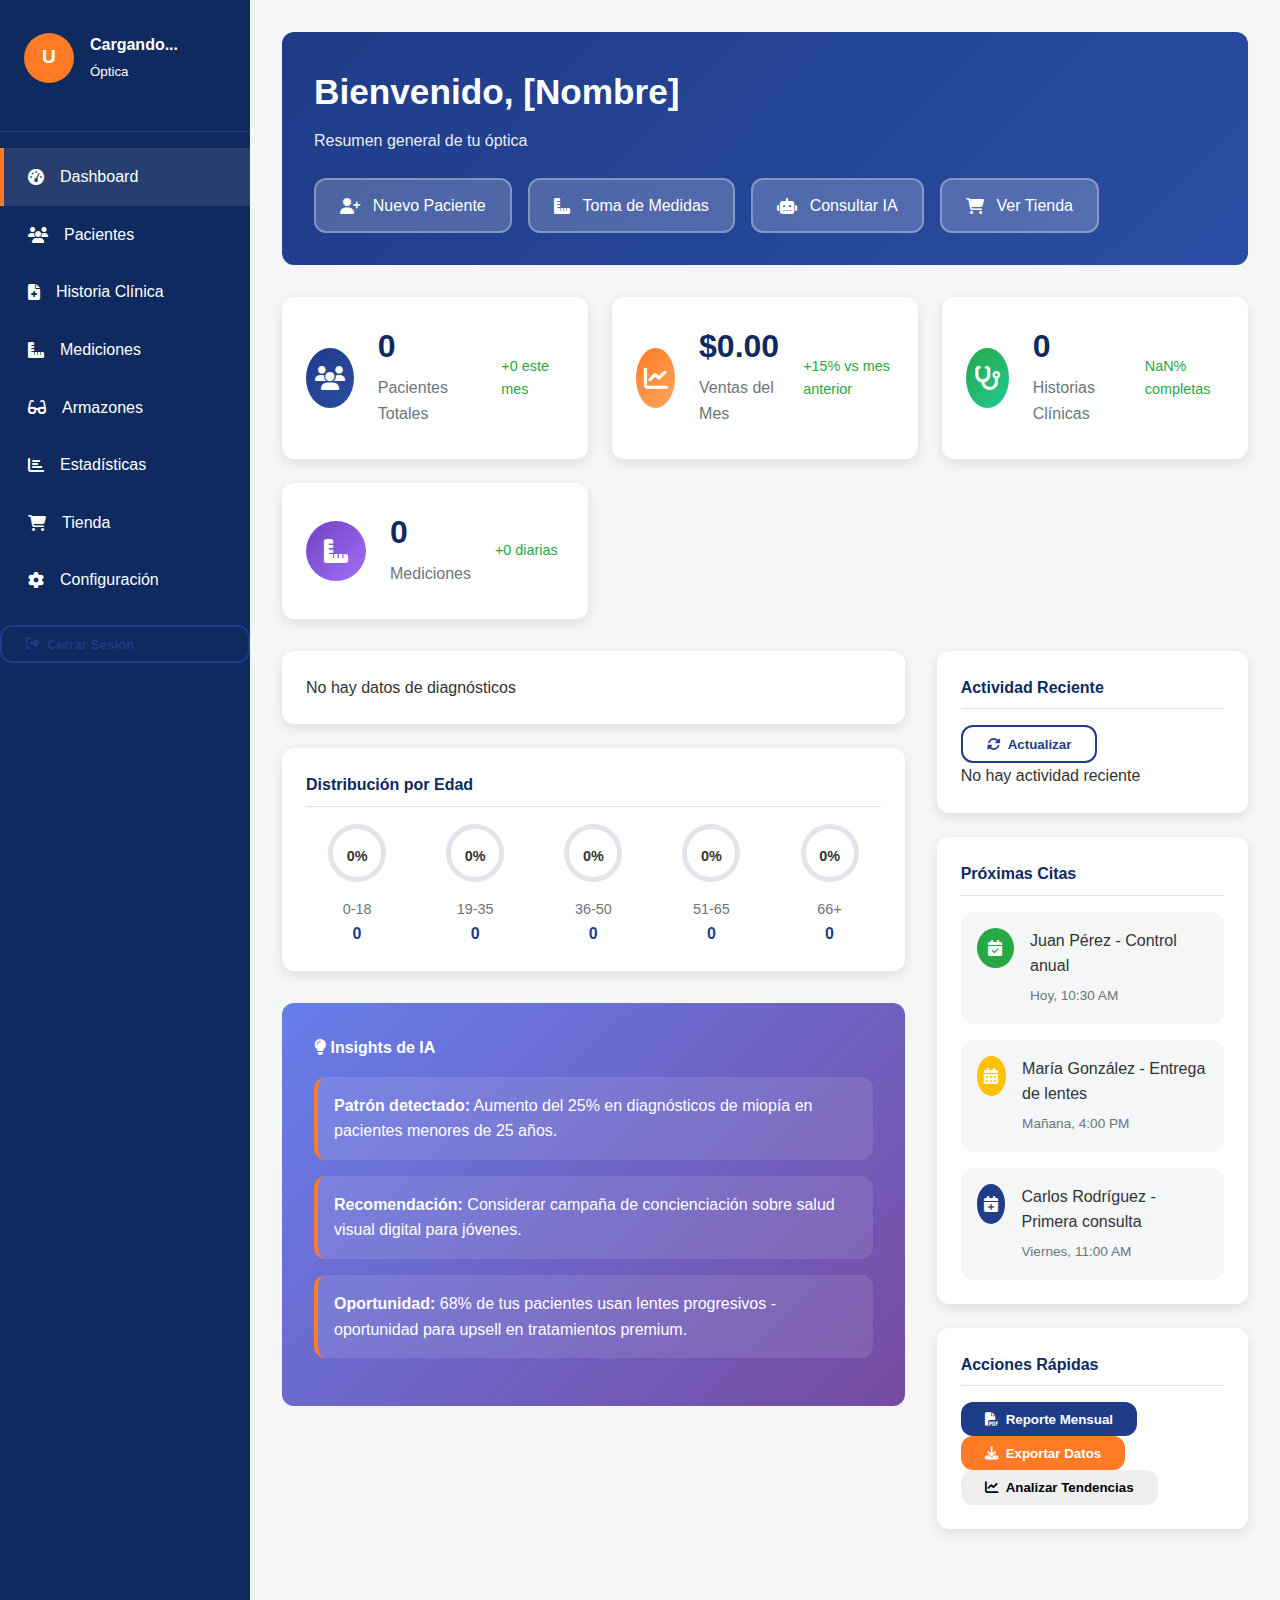
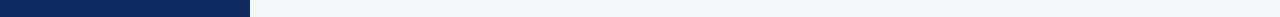
<file: pages/dashboard.html>
<!DOCTYPE html>
<html lang="es">
<head>
    <meta charset="UTF-8">
    <meta name="viewport" content="width=device-width, initial-scale=1.0">
    <title>VisualOS IA - Dashboard</title>
    <link rel="stylesheet" href="../styles/main.css">
    <link rel="stylesheet" href="https://cdnjs.cloudflare.com/ajax/libs/font-awesome/6.4.0/css/all.min.css">
    <style>
        .welcome-banner {
            background: linear-gradient(135deg, var(--primary-blue), var(--secondary-blue));
            color: white;
            padding: 2rem;
            border-radius: var(--border-radius);
            margin-bottom: 2rem;
        }
        
        .welcome-content h1 {
            margin-bottom: 0.5rem;
            font-size: 2.2rem;
        }
        
        .welcome-subtitle {
            opacity: 0.9;
            margin-bottom: 1.5rem;
        }
        
        .quick-actions {
            display: flex;
            gap: 1rem;
            flex-wrap: wrap;
        }
        
        .quick-action-btn {
            background: rgba(255, 255, 255, 0.2);
            border: 2px solid rgba(255, 255, 255, 0.3);
            color: white;
            padding: 0.8rem 1.5rem;
            border-radius: var(--border-radius);
            display: flex;
            align-items: center;
            gap: 0.8rem;
            cursor: pointer;
            transition: var(--transition);
        }
        
        .quick-action-btn:hover {
            background: rgba(255, 255, 255, 0.3);
            transform: translateY(-2px);
        }
        
        .stats-grid {
            display: grid;
            grid-template-columns: repeat(auto-fit, minmax(250px, 1fr));
            gap: 1.5rem;
            margin-bottom: 2rem;
        }
        
        .stat-card {
            background: var(--white);
            padding: 1.5rem;
            border-radius: var(--border-radius);
            box-shadow: var(--box-shadow);
            display: flex;
            align-items: center;
            gap: 1.5rem;
        }
        
        .stat-icon {
            width: 60px;
            height: 60px;
            border-radius: 50%;
            display: flex;
            align-items: center;
            justify-content: center;
        }
        
        .stat-icon i {
            font-size: 1.5rem;
            color: white;
        }
        
        .stat-info h3 {
            font-size: 2rem;
            color: var(--dark-blue);
            margin-bottom: 0.2rem;
        }
        
        .stat-info p {
            color: var(--dark-gray);
            margin-bottom: 0.5rem;
        }
        
        .stat-trend {
            font-size: 0.9rem;
        }
        
        .trend-up {
            color: var(--success);
        }
        
        .trend-down {
            color: var(--danger);
        }
        
        .dashboard-grid {
            display: grid;
            grid-template-columns: 2fr 1fr;
            gap: 2rem;
            margin-bottom: 2rem;
        }
        
        @media (max-width: 1024px) {
            .dashboard-grid {
                grid-template-columns: 1fr;
            }
        }
        
        .chart-container {
            background: var(--white);
            border-radius: var(--border-radius);
            padding: 1.5rem;
            box-shadow: var(--box-shadow);
            margin-bottom: 1.5rem;
        }
        
        .chart-container h4 {
            color: var(--dark-blue);
            margin-bottom: 1rem;
            padding-bottom: 0.5rem;
            border-bottom: 1px solid var(--medium-gray);
        }
        
        .chart-bars {
            display: flex;
            flex-direction: column;
            gap: 1rem;
        }
        
        .chart-bar {
            display: flex;
            align-items: center;
            gap: 1rem;
        }
        
        .bar-label {
            width: 150px;
            font-weight: 500;
        }
        
        .bar-container {
            flex: 1;
            height: 20px;
            background: var(--light-gray);
            border-radius: 10px;
            overflow: hidden;
        }
        
        .bar-fill {
            height: 100%;
            background: linear-gradient(90deg, var(--primary-blue), var(--secondary-blue));
            border-radius: 10px;
            transition: width 1s ease;
        }
        
        .bar-value {
            width: 40px;
            text-align: right;
            font-weight: bold;
            color: var(--primary-blue);
        }
        
        .chart-circles {
            display: flex;
            justify-content: space-around;
            flex-wrap: wrap;
            gap: 1rem;
        }
        
        .circle-item {
            display: flex;
            flex-direction: column;
            align-items: center;
        }
        
        .circle-chart {
            position: relative;
            margin-bottom: 0.5rem;
        }
        
        .circle-value {
            position: absolute;
            top: 50%;
            left: 50%;
            transform: translate(-50%, -50%);
            font-weight: bold;
            font-size: 0.9rem;
        }
        
        .circle-label {
            font-size: 0.9rem;
            color: var(--dark-gray);
        }
        
        .circle-count {
            font-weight: bold;
            color: var(--primary-blue);
        }
        
        .activity-list {
            display: flex;
            flex-direction: column;
            gap: 1rem;
        }
        
        .activity-item {
            display: flex;
            align-items: flex-start;
            gap: 1rem;
            padding: 1rem;
            background: var(--light-gray);
            border-radius: var(--border-radius);
            transition: var(--transition);
        }
        
        .activity-item:hover {
            background: var(--medium-gray);
        }
        
        .activity-icon {
            width: 40px;
            height: 40px;
            border-radius: 50%;
            display: flex;
            align-items: center;
            justify-content: center;
            color: white;
        }
        
        .activity-content p {
            margin-bottom: 0.2rem;
            font-weight: 500;
        }
        
        .activity-content small {
            color: var(--dark-gray);
            font-size: 0.85rem;
        }
        
        .ai-insights {
            background: linear-gradient(135deg, #667eea 0%, #764ba2 100%);
            color: white;
            border-radius: var(--border-radius);
            padding: 2rem;
            margin-top: 2rem;
        }
        
        .ai-insights h4 {
            color: white;
            margin-bottom: 1rem;
        }
        
        .insight-item {
            background: rgba(255, 255, 255, 0.1);
            padding: 1rem;
            border-radius: var(--border-radius);
            margin-bottom: 1rem;
            border-left: 4px solid var(--accent-orange);
        }
    </style>
</head>
<body>
    <div class="dashboard-container">
        <!-- Sidebar -->
        <aside class="sidebar">
            <div class="sidebar-header">
                <div class="user-info">
                    <div class="avatar" id="userAvatar">U</div>
                    <div>
                        <h4 id="userName">Cargando...</h4>
                        <small id="opticName">Óptica</small>
                    </div>
                </div>
            </div>
            <nav class="sidebar-nav">
                <a href="dashboard.html" class="nav-item active">
                    <i class="fas fa-tachometer-alt"></i> Dashboard
                </a>
                <a href="pacientes.html" class="nav-item">
                    <i class="fas fa-users"></i> Pacientes
                </a>
                <a href="historia-clinica.html" class="nav-item">
                    <i class="fas fa-file-medical"></i> Historia Clínica
                </a>
                <a href="mediciones.html" class="nav-item">
                    <i class="fas fa-ruler-combined"></i> Mediciones
                </a>
                <a href="armazones.html" class="nav-item">
                    <i class="fas fa-glasses"></i> Armazones
                </a>
                <a href="estadisticas.html" class="nav-item">
                    <i class="fas fa-chart-bar"></i> Estadísticas
                </a>
                <a href="tienda.html" class="nav-item">
                    <i class="fas fa-shopping-cart"></i> Tienda
                </a>
                <a href="configuracion.html" class="nav-item">
                    <i class="fas fa-cog"></i> Configuración
                </a>
            </nav>
            
            <div class="sidebar-footer">
                <button class="btn btn-outline" onclick="app.logout()" style="width: 100%;">
                    <i class="fas fa-sign-out-alt"></i> Cerrar Sesión
                </button>
            </div>
        </aside>

        <!-- Contenido Principal -->
        <main class="main-content">
            <!-- Banner de Bienvenida -->
            <div class="welcome-banner">
                <div class="welcome-content">
                    <h1 id="welcomeMessage">Bienvenido, [Nombre]</h1>
                    <p class="welcome-subtitle" id="welcomeSubtitle">Resumen general de tu óptica</p>
                    
                    <div class="quick-actions">
                        <div class="quick-action-btn" onclick="window.location.href='pacientes.html'">
                            <i class="fas fa-user-plus"></i>
                            <span>Nuevo Paciente</span>
                        </div>
                        <div class="quick-action-btn" onclick="window.location.href='mediciones.html'">
                            <i class="fas fa-ruler-combined"></i>
                            <span>Toma de Medidas</span>
                        </div>
                        <div class="quick-action-btn" onclick="consultarIA()">
                            <i class="fas fa-robot"></i>
                            <span>Consultar IA</span>
                        </div>
                        <div class="quick-action-btn" onclick="window.location.href='tienda.html'">
                            <i class="fas fa-shopping-cart"></i>
                            <span>Ver Tienda</span>
                        </div>
                    </div>
                </div>
            </div>

            <!-- Estadísticas -->
            <div class="stats-grid" id="statsGrid">
                <!-- Se llena dinámicamente con JavaScript -->
            </div>

            <!-- Gráficos y Actividad -->
            <div class="dashboard-grid">
                <!-- Columna Izquierda: Gráficos -->
                <div class="dashboard-left">
                    <div class="chart-container" id="chartDiagnosticos">
                        <!-- Gráfico de diagnósticos -->
                    </div>
                    
                    <div class="chart-container" id="chartEdades">
                        <!-- Gráfico de edades -->
                    </div>
                    
                    <div class="ai-insights">
                        <h4><i class="fas fa-lightbulb"></i> Insights de IA</h4>
                        <div class="insight-item">
                            <p><strong>Patrón detectado:</strong> Aumento del 25% en diagnósticos de miopía en pacientes menores de 25 años.</p>
                        </div>
                        <div class="insight-item">
                            <p><strong>Recomendación:</strong> Considerar campaña de concienciación sobre salud visual digital para jóvenes.</p>
                        </div>
                        <div class="insight-item">
                            <p><strong>Oportunidad:</strong> 68% de tus pacientes usan lentes progresivos - oportunidad para upsell en tratamientos premium.</p>
                        </div>
                    </div>
                </div>

                <!-- Columna Derecha: Actividad -->
                <div class="dashboard-right">
                    <div class="chart-container">
                        <div class="chart-header">
                            <h4>Actividad Reciente</h4>
                            <button class="btn btn-sm btn-outline" id="actualizarDashboard">
                                <i class="fas fa-sync-alt"></i> Actualizar
                            </button>
                        </div>
                        <div id="actividadReciente">
                            <!-- Actividad reciente -->
                        </div>
                    </div>
                    
                    <div class="chart-container">
                        <h4>Próximas Citas</h4>
                        <div class="activity-list" id="proximasCitas">
                            <div class="activity-item">
                                <div class="activity-icon" style="background-color: var(--success);">
                                    <i class="fas fa-calendar-check"></i>
                                </div>
                                <div class="activity-content">
                                    <p>Juan Pérez - Control anual</p>
                                    <small>Hoy, 10:30 AM</small>
                                </div>
                            </div>
                            <div class="activity-item">
                                <div class="activity-icon" style="background-color: var(--warning);">
                                    <i class="fas fa-calendar-alt"></i>
                                </div>
                                <div class="activity-content">
                                    <p>María González - Entrega de lentes</p>
                                    <small>Mañana, 4:00 PM</small>
                                </div>
                            </div>
                            <div class="activity-item">
                                <div class="activity-icon" style="background-color: var(--primary-blue);">
                                    <i class="fas fa-calendar-plus"></i>
                                </div>
                                <div class="activity-content">
                                    <p>Carlos Rodríguez - Primera consulta</p>
                                    <small>Viernes, 11:00 AM</small>
                                </div>
                            </div>
                        </div>
                    </div>
                    
                    <div class="chart-container">
                        <h4>Acciones Rápidas</h4>
                        <div class="quick-actions-vertical">
                            <button class="btn btn-primary" onclick="generarReporteMensual()">
                                <i class="fas fa-file-pdf"></i> Reporte Mensual
                            </button>
                            <button class="btn btn-secondary" onclick="exportarDatos()">
                                <i class="fas fa-download"></i> Exportar Datos
                            </button>
                            <button class="btn btn-ai" onclick="analizarTendencias()">
                                <i class="fas fa-chart-line"></i> Analizar Tendencias
                            </button>
                        </div>
                    </div>
                </div>
            </div>
        </main>
    </div>

    <script src="../scripts/app.js"></script>
    <script src="../scripts/dashboard.js"></script>
    <script>
        // Actualizar información del usuario
        document.addEventListener('DOMContentLoaded', function() {
            const user = app.currentUser;
            const optica = app.currentOptica;
            
            if (user && optica) {
                document.getElementById('userName').textContent = user.nombre;
                document.getElementById('opticName').textContent = optica.nombre;
                document.getElementById('userAvatar').textContent = user.nombre.charAt(0).toUpperCase();
                
                document.getElementById('welcomeMessage').textContent = `Bienvenido, ${user.nombre}`;
                document.getElementById('welcomeSubtitle').textContent = 
                    `Resumen general de ${optica.nombre}`;
            } else {
                // Si no hay sesión, redirigir al login
                window.location.href = 'login.html';
            }
        });
        
        function generarReporteMensual() {
            alert('Generando reporte mensual en PDF...');
            // Implementar generación de PDF
        }
        
        function exportarDatos() {
            alert('Exportando datos...');
            // Implementar exportación
        }
        
        function analizarTendencias() {
            consultarIA();
        }
        
        async function consultarIA() {
            const analysis = await aiAssistant.analyzeSymptoms('', {});
            alert(`Análisis IA:\n\n${analysis.recommendations.join('\n')}`);
        }
    </script>
</body>
</html>
</file>
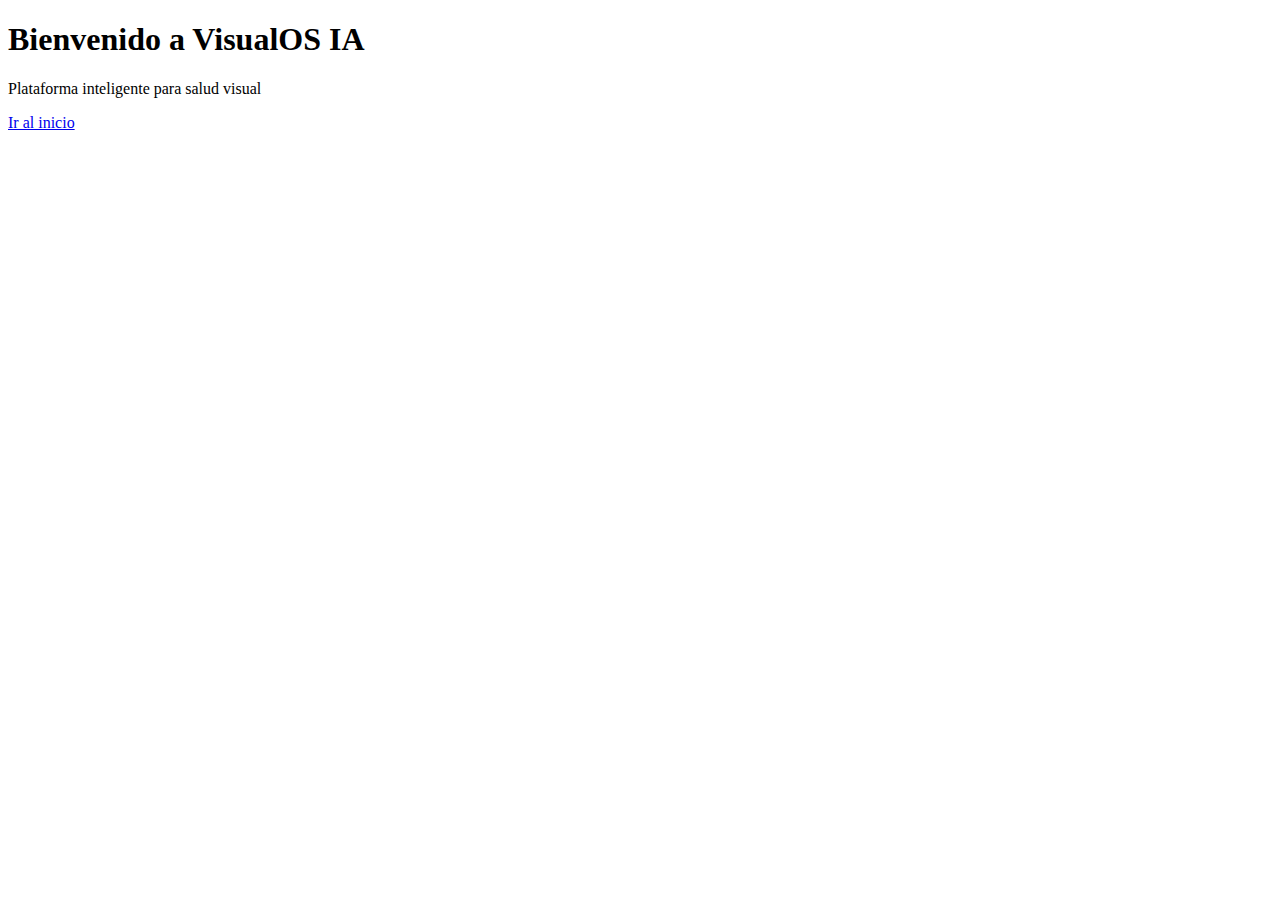
<file: pages/home.html>
<!DOCTYPE html>
<html>
  <head>
    <title>VisualOS IA – Inicio</title>
  </head>
  <body>
    <h1>Bienvenido a VisualOS IA</h1>
    <p>Plataforma inteligente para salud visual</p>

    <a href="../index.html">Ir al inicio</a>
  </body>
</html>
</file>
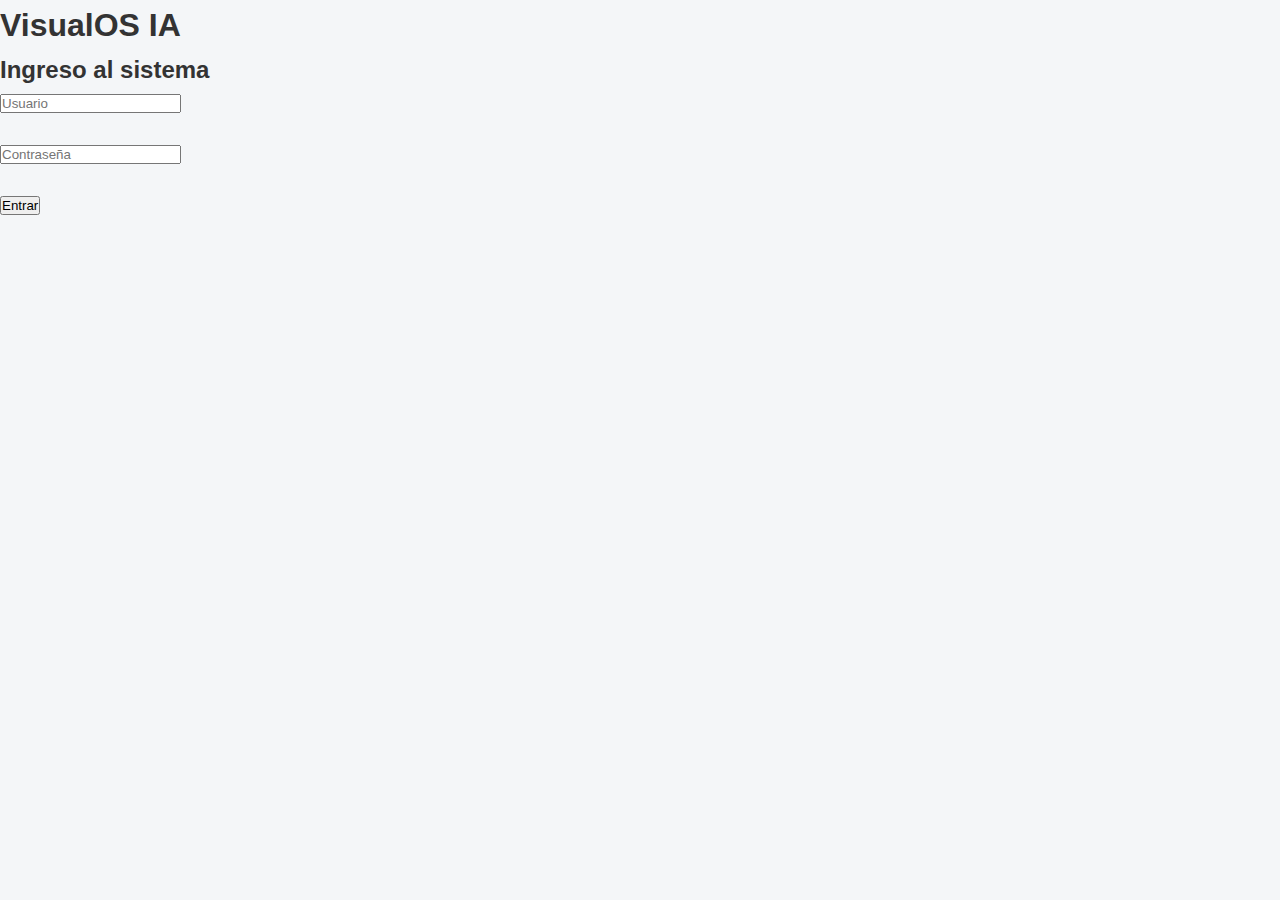
<file: pages/login.html>
<!DOCTYPE html>
<html>
  <head>
    <title>VisualOS IA - Login</title>
    <link rel="stylesheet" href="../styles/main.css" />
  </head>
  <body>
    <h1>VisualOS IA</h1>
    <h2>Ingreso al sistema</h2>

    <input placeholder="Usuario" />
    <br /><br />
    <input placeholder="Contraseña" type="password" />
    <br /><br />
    <button>Entrar</button>
  </body>
</html>
</file>
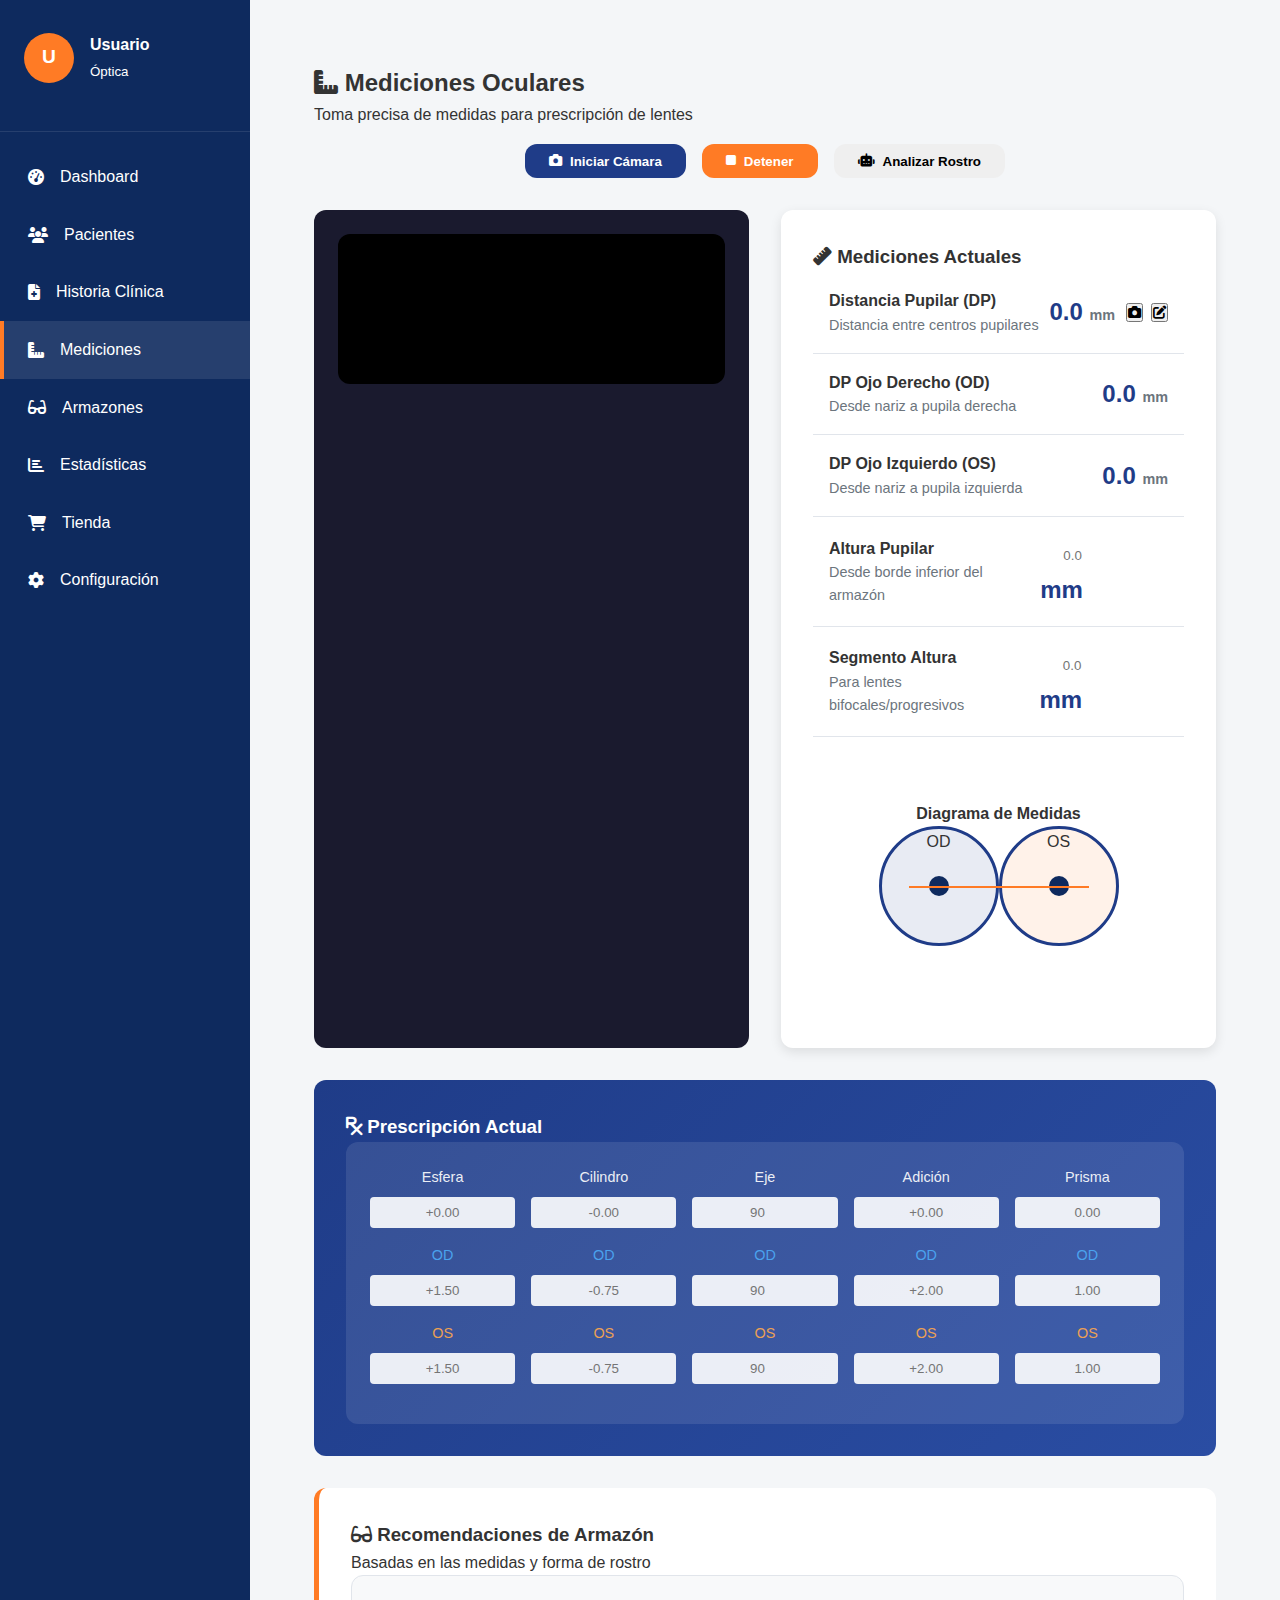
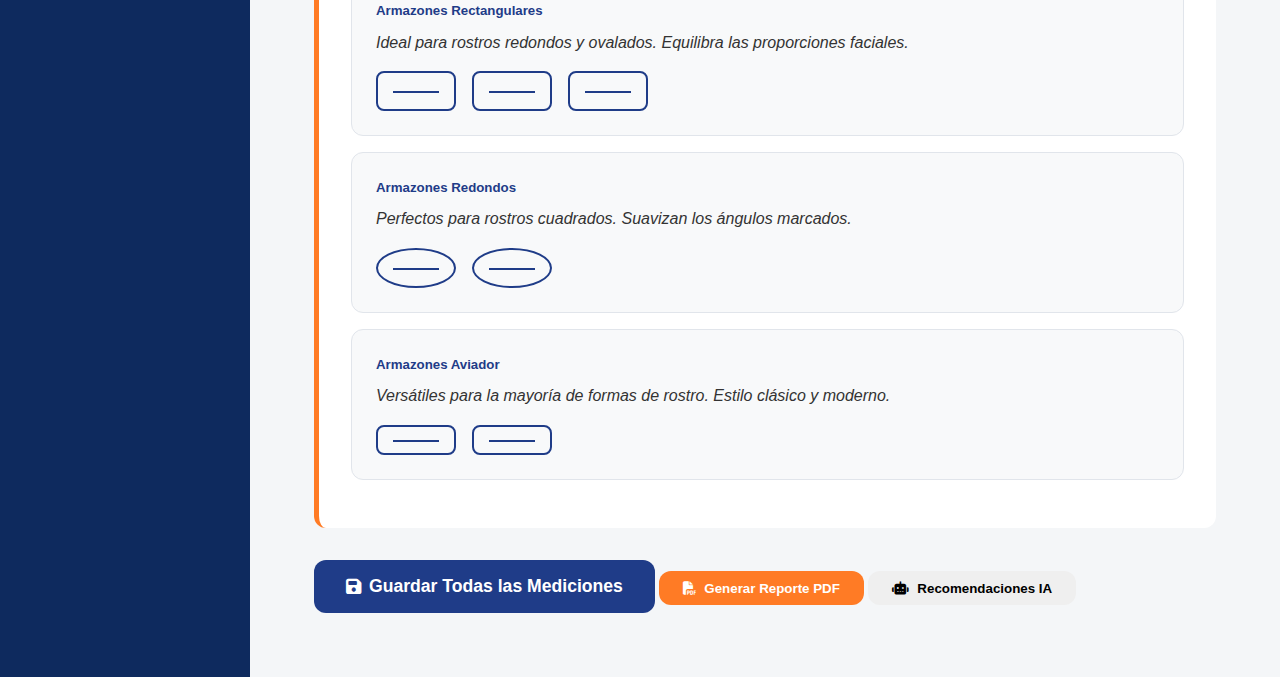
<file: pages/mediciones.html>
<!DOCTYPE html>
<html lang="es">
<head>
    <meta charset="UTF-8">
    <meta name="viewport" content="width=device-width, initial-scale=1.0">
    <title>VisualOS IA - Mediciones Oculares</title>
    <link rel="stylesheet" href="../styles/main.css">
    <link rel="stylesheet" href="https://cdnjs.cloudflare.com/ajax/libs/font-awesome/6.4.0/css/all.min.css">
    <style>
        .mediciones-container {
            max-width: 1400px;
            margin: 0 auto;
            padding: 2rem;
        }

        .mediciones-grid {
            display: grid;
            grid-template-columns: 1fr 1fr;
            gap: 2rem;
            margin-top: 2rem;
        }

        .camera-section {
            background: #1a1a2e;
            border-radius: var(--border-radius);
            padding: 1.5rem;
            position: relative;
        }

        #videoFace {
            width: 100%;
            border-radius: var(--border-radius);
            background: #000;
        }

        #canvasFace {
            position: absolute;
            top: 1.5rem;
            left: 1.5rem;
            width: calc(100% - 3rem);
            height: calc(100% - 3rem);
            pointer-events: none;
        }

        .controls-camera {
            display: flex;
            gap: 1rem;
            margin-top: 1rem;
            justify-content: center;
        }

        .measurements-display {
            background: var(--white);
            border-radius: var(--border-radius);
            padding: 2rem;
            box-shadow: var(--box-shadow);
        }

        .measurement-item {
            display: flex;
            justify-content: space-between;
            align-items: center;
            padding: 1rem;
            border-bottom: 1px solid var(--medium-gray);
        }

        .measurement-value {
            font-size: 1.5rem;
            font-weight: bold;
            color: var(--primary-blue);
        }

        .measurement-unit {
            color: var(--dark-gray);
            font-size: 0.9rem;
        }

        .measurement-actions {
            display: flex;
            gap: 0.5rem;
        }

        .ocular-diagram {
            background: var(--white);
            border-radius: var(--border-radius);
            padding: 2rem;
            margin-top: 2rem;
            text-align: center;
        }

        .eye-diagram {
            display: inline-block;
            position: relative;
            width: 300px;
            height: 150px;
        }

        .eye-circle {
            width: 120px;
            height: 120px;
            border: 3px solid var(--primary-blue);
            border-radius: 50%;
            position: absolute;
        }

        .eye-circle.od {
            left: 30px;
            background: rgba(31, 60, 136, 0.1);
        }

        .eye-circle.os {
            right: 30px;
            background: rgba(255, 123, 37, 0.1);
        }

        .pupil {
            width: 20px;
            height: 20px;
            background: var(--dark-blue);
            border-radius: 50%;
            position: absolute;
            top: 50px;
        }

        .pupil.od {
            left: 80px;
        }

        .pupil.os {
            right: 80px;
        }

        .measurement-line {
            position: absolute;
            background: var(--accent-orange);
            height: 2px;
        }

        .dp-line {
            width: 180px;
            top: 60px;
            left: 60px;
        }

        .prescription-card {
            background: linear-gradient(135deg, var(--primary-blue), var(--secondary-blue));
            color: white;
            border-radius: var(--border-radius);
            padding: 2rem;
            margin-top: 2rem;
        }

        .prescription-form {
            background: rgba(255, 255, 255, 0.1);
            padding: 1.5rem;
            border-radius: var(--border-radius);
        }

        .prescription-row {
            display: grid;
            grid-template-columns: repeat(5, 1fr);
            gap: 1rem;
            margin-bottom: 1rem;
        }

        .prescription-cell {
            text-align: center;
        }

        .prescription-cell label {
            display: block;
            margin-bottom: 0.5rem;
            font-size: 0.9rem;
            opacity: 0.9;
        }

        .prescription-input {
            width: 100%;
            padding: 0.5rem;
            border: none;
            border-radius: 4px;
            text-align: center;
            background: rgba(255, 255, 255, 0.9);
        }

        .frame-recommendations {
            background: var(--white);
            border-radius: var(--border-radius);
            padding: 2rem;
            margin-top: 2rem;
            border-left: 5px solid var(--accent-orange);
        }

        .recommendation-card {
            background: #f8f9fa;
            border-radius: var(--border-radius);
            padding: 1.5rem;
            margin-bottom: 1rem;
            border: 1px solid var(--medium-gray);
        }

        .recommendation-card h5 {
            color: var(--primary-blue);
            margin-bottom: 0.5rem;
        }

        .frame-examples {
            display: flex;
            gap: 1rem;
            margin-top: 1rem;
            flex-wrap: wrap;
        }

        .frame-example {
            width: 80px;
            height: 40px;
            border: 2px solid var(--primary-blue);
            border-radius: 8px;
            position: relative;
        }

        .frame-example:after {
            content: '';
            position: absolute;
            width: 60%;
            height: 2px;
            background: var(--primary-blue);
            top: 50%;
            left: 20%;
        }
    </style>
</head>
<body>
    <div class="dashboard-container">
        <!-- Sidebar -->
        <aside class="sidebar">
            <div class="sidebar-header">
                <div class="user-info">
                    <div class="avatar" id="userAvatar">U</div>
                    <div>
                        <h4 id="userName">Usuario</h4>
                        <small id="opticName">Óptica</small>
                    </div>
                </div>
            </div>
            <nav class="sidebar-nav">
                <a href="dashboard.html" class="nav-item">
                    <i class="fas fa-tachometer-alt"></i> Dashboard
                </a>
                <a href="pacientes.html" class="nav-item">
                    <i class="fas fa-users"></i> Pacientes
                </a>
                <a href="historia-clinica.html" class="nav-item">
                    <i class="fas fa-file-medical"></i> Historia Clínica
                </a>
                <a href="mediciones.html" class="nav-item active">
                    <i class="fas fa-ruler-combined"></i> Mediciones
                </a>
                <a href="armazones.html" class="nav-item">
                    <i class="fas fa-glasses"></i> Armazones
                </a>
                <a href="estadisticas.html" class="nav-item">
                    <i class="fas fa-chart-bar"></i> Estadísticas
                </a>
                <a href="tienda.html" class="nav-item">
                    <i class="fas fa-shopping-cart"></i> Tienda
                </a>
                <a href="configuracion.html" class="nav-item">
                    <i class="fas fa-cog"></i> Configuración
                </a>
            </nav>
        </aside>

        <!-- Contenido Principal -->
        <main class="main-content">
            <div class="mediciones-container">
                <div class="historia-header">
                    <div>
                        <h2><i class="fas fa-ruler-combined"></i> Mediciones Oculares</h2>
                        <p>Toma precisa de medidas para prescripción de lentes</p>
                    </div>
                    <div class="controls-camera">
                        <button class="btn btn-primary" onclick="iniciarCamara()">
                            <i class="fas fa-camera"></i> Iniciar Cámara
                        </button>
                        <button class="btn btn-secondary" onclick="detenerCamara()">
                            <i class="fas fa-stop"></i> Detener
                        </button>
                        <button class="btn btn-ai" onclick="analizarFormaRostro()">
                            <i class="fas fa-robot"></i> Analizar Rostro
                        </button>
                    </div>
                </div>

                <div class="mediciones-grid">
                    <!-- Sección de Cámara -->
                    <div class="camera-section">
                        <video id="videoFace" autoplay playsinline></video>
                        <canvas id="canvasFace"></canvas>
                    </div>

                    <!-- Display de Mediciones -->
                    <div class="measurements-display">
                        <h3><i class="fas fa-ruler"></i> Mediciones Actuales</h3>
                        
                        <div class="measurement-item">
                            <div>
                                <strong>Distancia Pupilar (DP)</strong>
                                <p class="measurement-unit">Distancia entre centros pupilares</p>
                            </div>
                            <div class="measurement-value">
                                <span id="dpTotal">0.0</span> <span class="measurement-unit">mm</span>
                            </div>
                            <div class="measurement-actions">
                                <button class="btn-icon" onclick="capturarDP()" title="Capturar">
                                    <i class="fas fa-camera"></i>
                                </button>
                                <button class="btn-icon" onclick="ajustarDP()" title="Ajustar">
                                    <i class="fas fa-edit"></i>
                                </button>
                            </div>
                        </div>

                        <div class="measurement-item">
                            <div>
                                <strong>DP Ojo Derecho (OD)</strong>
                                <p class="measurement-unit">Desde nariz a pupila derecha</p>
                            </div>
                            <div class="measurement-value">
                                <span id="dpOd">0.0</span> <span class="measurement-unit">mm</span>
                            </div>
                        </div>

                        <div class="measurement-item">
                            <div>
                                <strong>DP Ojo Izquierdo (OS)</strong>
                                <p class="measurement-unit">Desde nariz a pupila izquierda</p>
                            </div>
                            <div class="measurement-value">
                                <span id="dpOs">0.0</span> <span class="measurement-unit">mm</span>
                            </div>
                        </div>

                        <div class="measurement-item">
                            <div>
                                <strong>Altura Pupilar</strong>
                                <p class="measurement-unit">Desde borde inferior del armazón</p>
                            </div>
                            <div class="measurement-value">
                                <input type="number" id="alturaPupilar" class="prescription-input" 
                                       style="width: 80px;" placeholder="0.0"> mm
                            </div>
                        </div>

                        <div class="measurement-item">
                            <div>
                                <strong>Segmento Altura</strong>
                                <p class="measurement-unit">Para lentes bifocales/progresivos</p>
                            </div>
                            <div class="measurement-value">
                                <input type="number" id="segmentHeight" class="prescription-input" 
                                       style="width: 80px;" placeholder="0.0"> mm
                            </div>
                        </div>

                        <!-- Diagrama Ocular -->
                        <div class="ocular-diagram">
                            <h4>Diagrama de Medidas</h4>
                            <div class="eye-diagram">
                                <div class="eye-circle od">OD</div>
                                <div class="eye-circle os">OS</div>
                                <div class="pupil od"></div>
                                <div class="pupil os"></div>
                                <div class="measurement-line dp-line"></div>
                            </div>
                        </div>
                    </div>
                </div>

                <!-- Prescripción Actual -->
                <div class="prescription-card">
                    <h3 style="color: white;"><i class="fas fa-prescription"></i> Prescripción Actual</h3>
                    
                    <div class="prescription-form">
                        <div class="prescription-row">
                            <div class="prescription-cell">
                                <label>Esfera</label>
                                <input type="text" class="prescription-input" placeholder="+0.00">
                            </div>
                            <div class="prescription-cell">
                                <label>Cilindro</label>
                                <input type="text" class="prescription-input" placeholder="-0.00">
                            </div>
                            <div class="prescription-cell">
                                <label>Eje</label>
                                <input type="number" class="prescription-input" placeholder="90" min="0" max="180">
                            </div>
                            <div class="prescription-cell">
                                <label>Adición</label>
                                <input type="text" class="prescription-input" placeholder="+0.00">
                            </div>
                            <div class="prescription-cell">
                                <label>Prisma</label>
                                <input type="text" class="prescription-input" placeholder="0.00">
                            </div>
                        </div>
                        
                        <div class="prescription-row">
                            <div class="prescription-cell">
                                <label style="color: #4dabf7;">OD</label>
                                <input type="text" class="prescription-input" placeholder="+1.50">
                            </div>
                            <div class="prescription-cell">
                                <label style="color: #4dabf7;">OD</label>
                                <input type="text" class="prescription-input" placeholder="-0.75">
                            </div>
                            <div class="prescription-cell">
                                <label style="color: #4dabf7;">OD</label>
                                <input type="number" class="prescription-input" placeholder="90">
                            </div>
                            <div class="prescription-cell">
                                <label style="color: #4dabf7;">OD</label>
                                <input type="text" class="prescription-input" placeholder="+2.00">
                            </div>
                            <div class="prescription-cell">
                                <label style="color: #4dabf7;">OD</label>
                                <input type="text" class="prescription-input" placeholder="1.00">
                            </div>
                        </div>
                        
                        <div class="prescription-row">
                            <div class="prescription-cell">
                                <label style="color: #ffa94d;">OS</label>
                                <input type="text" class="prescription-input" placeholder="+1.50">
                            </div>
                            <div class="prescription-cell">
                                <label style="color: #ffa94d;">OS</label>
                                <input type="text" class="prescription-input" placeholder="-0.75">
                            </div>
                            <div class="prescription-cell">
                                <label style="color: #ffa94d;">OS</label>
                                <input type="number" class="prescription-input" placeholder="90">
                            </div>
                            <div class="prescription-cell">
                                <label style="color: #ffa94d;">OS</label>
                                <input type="text" class="prescription-input" placeholder="+2.00">
                            </div>
                            <div class="prescription-cell">
                                <label style="color: #ffa94d;">OS</label>
                                <input type="text" class="prescription-input" placeholder="1.00">
                            </div>
                        </div>
                    </div>
                </div>

                <!-- Recomendaciones de Armazón -->
                <div class="frame-recommendations" id="resultadosAnalisis">
                    <h3><i class="fas fa-glasses"></i> Recomendaciones de Armazón</h3>
                    <p>Basadas en las medidas y forma de rostro</p>
                    
                    <div class="recommendation-card">
                        <h5>Armazones Rectangulares</h5>
                        <p><em>Ideal para rostros redondos y ovalados. Equilibra las proporciones faciales.</em></p>
                        
                        <div class="frame-examples">
                            <div class="frame-example"></div>
                            <div class="frame-example"></div>
                            <div class="frame-example"></div>
                        </div>
                    </div>
                    
                    <div class="recommendation-card">
                        <h5>Armazones Redondos</h5>
                        <p><em>Perfectos para rostros cuadrados. Suavizan los ángulos marcados.</em></p>
                        
                        <div class="frame-examples">
                            <div class="frame-example" style="border-radius: 50%;"></div>
                            <div class="frame-example" style="border-radius: 50%;"></div>
                        </div>
                    </div>
                    
                    <div class="recommendation-card">
                        <h5>Armazones Aviador</h5>
                        <p><em>Versátiles para la mayoría de formas de rostro. Estilo clásico y moderno.</em></p>
                        
                        <div class="frame-examples">
                            <div class="frame-example" style="height: 30px;"></div>
                            <div class="frame-example" style="height: 30px;"></div>
                        </div>
                    </div>
                </div>

                <!-- Acciones Finales -->
                <div class="form-actions" style="margin-top: 2rem;">
                    <button class="btn btn-primary btn-large" onclick="guardarMediciones()">
                        <i class="fas fa-save"></i> Guardar Todas las Mediciones
                    </button>
                    <button class="btn btn-secondary" onclick="generarReporte()">
                        <i class="fas fa-file-pdf"></i> Generar Reporte PDF
                    </button>
                    <button class="btn btn-ai" onclick="consultarRecomendacionesIA()">
                        <i class="fas fa-robot"></i> Recomendaciones IA
                    </button>
                </div>
            </div>
        </main>
    </div>

    <script src="../scripts/app.js"></script>
    <script src="../scripts/ai-assistant.js"></script>
    <script src="../scripts/facial-analysis.js"></script>
    <script>
        function ajustarDP() {
            const nuevaDP = prompt("Ingrese nueva distancia pupilar (mm):");
            if (nuevaDP && !isNaN(nuevaDP)) {
                document.getElementById('dpTotal').textContent = parseFloat(nuevaDP).toFixed(1);
                document.getElementById('dpOd').textContent = (parseFloat(nuevaDP) / 2).toFixed(1);
                document.getElementById('dpOs').textContent = (parseFloat(nuevaDP) / 2).toFixed(1);
            }
        }

        function guardarMediciones() {
            const mediciones = {
                dpTotal: document.getElementById('dpTotal').textContent,
                dpOd: document.getElementById('dpOd').textContent,
                dpOs: document.getElementById('dpOs').textContent,
                alturaPupilar: document.getElementById('alturaPupilar').value,
                segmentHeight: document.getElementById('segmentHeight').value,
                fecha: new Date().toLocaleString()
            };
            
            localStorage.setItem('ultimasMediciones', JSON.stringify(mediciones));
            alert('Mediciones guardadas correctamente');
        }

        function generarReporte() {
            alert('Generando reporte PDF... (Funcionalidad en desarrollo)');
        }

        async function consultarRecomendacionesIA() {
            const dpTotal = document.getElementById('dpTotal').textContent;
            const alturaPupilar = document.getElementById('alturaPupilar').value;
            
            const recomendaciones = await aiAssistant.recommendLenses(
                { edad: 30 }, 
                { dp: parseFloat(dpTotal) },
                []
            );
            
            alert(`Recomendación IA:\n\n${JSON.stringify(recomendaciones, null, 2)}`);
        }

        // Cargar mediciones guardadas
        window.onload = function() {
            const saved = localStorage.getItem('ultimasMediciones');
            if (saved) {
                const mediciones = JSON.parse(saved);
                document.getElementById('dpTotal').textContent = mediciones.dpTotal;
                document.getElementById('dpOd').textContent = mediciones.dpOd;
                document.getElementById('dpOs').textContent = mediciones.dpOs;
                document.getElementById('alturaPupilar').value = mediciones.alturaPupilar;
                document.getElementById('segmentHeight').value = mediciones.segmentHeight;
            }
        };
    </script>
</body>
</html>
</file>
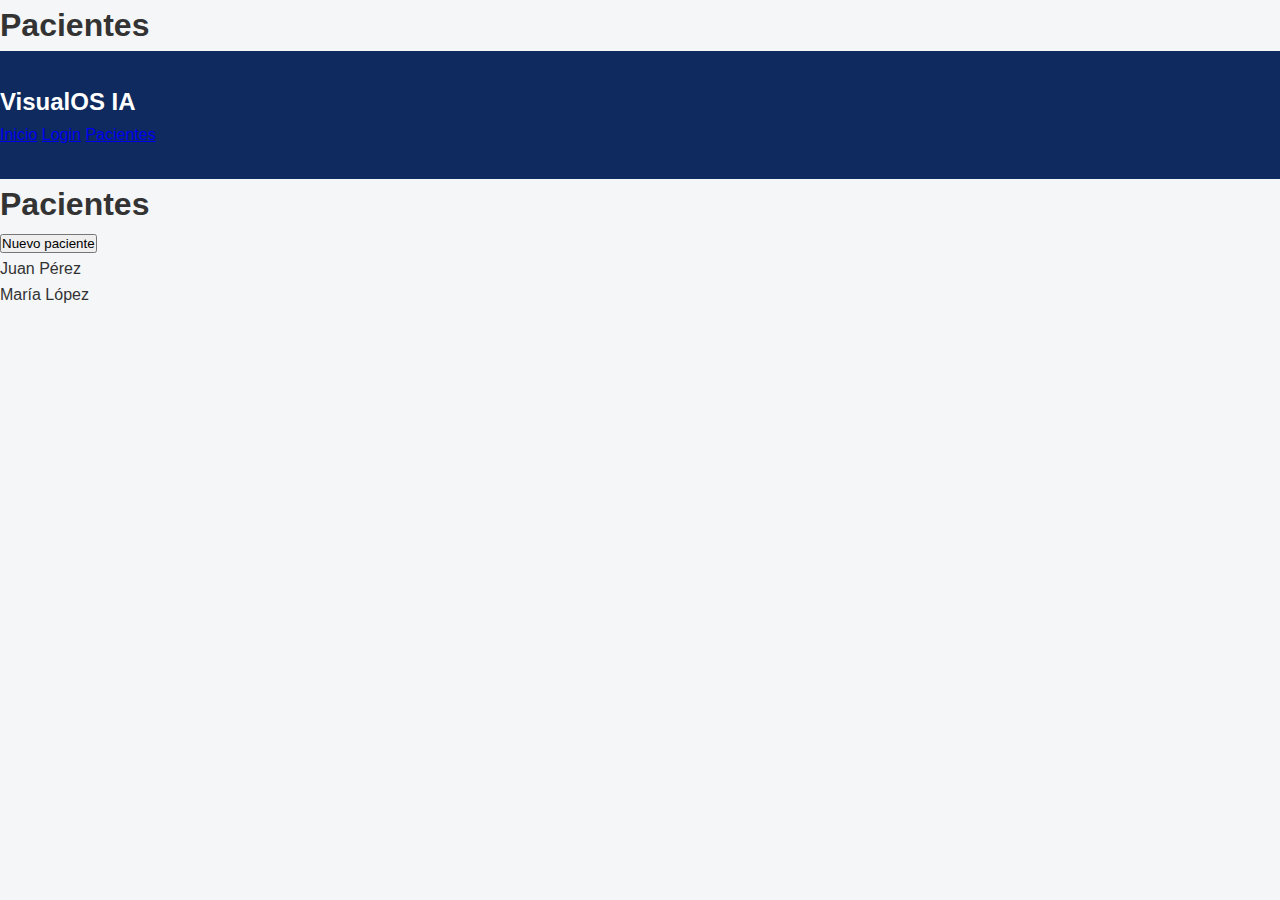
<file: pages/pacientes.html>
<!DOCTYPE html>
<html>
  <head>
    <title>VisualOS IA - Pacientes</title>
    <link rel="stylesheet" href="../styles/main.css" />
  </head>
  <body>
    <h1>Pacientes</h1>
    <div class="app">
  <div class="sidebar">
    <h2>VisualOS IA</h2>
    <a href="../index.html">Inicio</a>
    <a href="login.html">Login</a>
    <a href="pacientes.html">Pacientes</a>
  </div>

  <div class="content">
  <h1>Pacientes</h1>
  <div id="listaPacientes"></div>
</div>

    <button onclick="nuevoPaciente()">Nuevo paciente</button>
      <div id="formPaciente" style="display:none; margin-top:20px;">
  <input type="text" id="nombrePaciente" placeholder="Nombre del paciente" /><br /><br />
  <input type="number" id="edadPaciente" placeholder="Edad" /><br /><br />
  <button onclick="guardarPaciente()">Guardar</button>
</div>

    <ul>
      <li>Juan Pérez</li>
      <li>María López</li>
    </ul>
      <script src="../scripts/app.js"></script>
  </body>
</html>
</file>
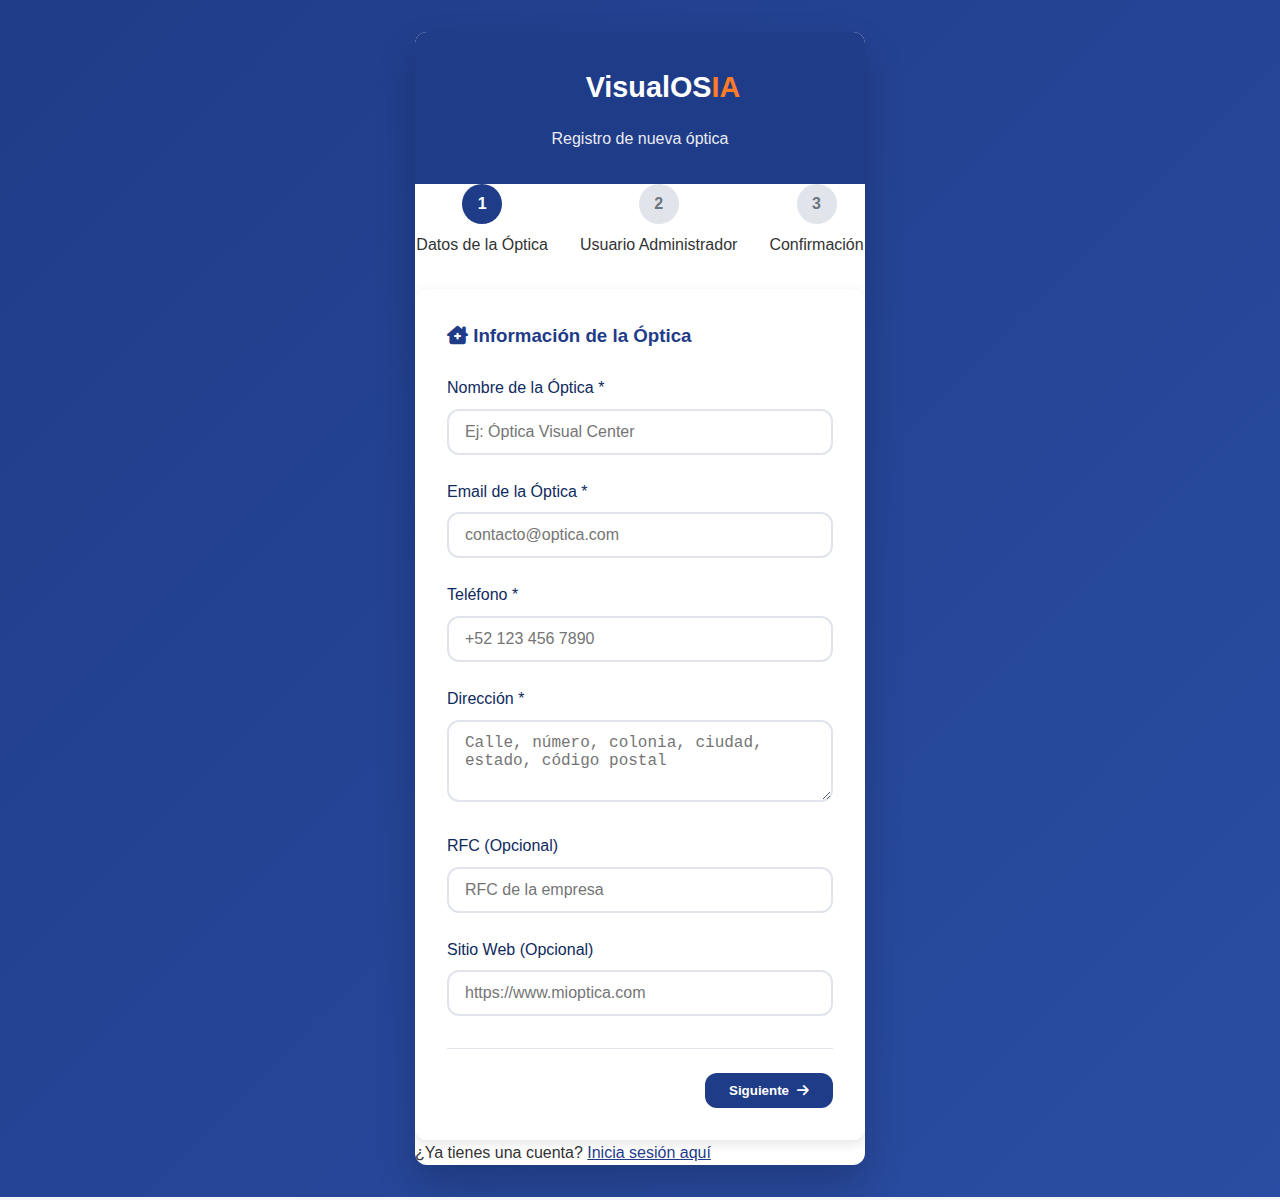
<file: pages/register.html>
<!DOCTYPE html>
<html lang="es">
<head>
    <meta charset="UTF-8">
    <meta name="viewport" content="width=device-width, initial-scale=1.0">
    <title>VisualOS IA - Registrar Óptica</title>
    <link rel="stylesheet" href="../styles/main.css">
    <link rel="stylesheet" href="https://cdnjs.cloudflare.com/ajax/libs/font-awesome/6.4.0/css/all.min.css">
    <style>
        .register-steps {
            display: flex;
            justify-content: center;
            margin-bottom: 2rem;
            gap: 2rem;
        }
        
        .step {
            text-align: center;
            position: relative;
        }
        
        .step-number {
            width: 40px;
            height: 40px;
            background: var(--medium-gray);
            border-radius: 50%;
            display: flex;
            align-items: center;
            justify-content: center;
            margin: 0 auto 0.5rem;
            font-weight: bold;
            color: var(--dark-gray);
        }
        
        .step.active .step-number {
            background: var(--primary-blue);
            color: white;
        }
        
        .step.completed .step-number {
            background: var(--success);
            color: white;
        }
        
        .register-container {
            max-width: 800px;
            margin: 0 auto;
        }
        
        .register-form {
            background: var(--white);
            border-radius: var(--border-radius);
            padding: 2rem;
            box-shadow: var(--box-shadow);
        }
        
        .form-step {
            display: none;
        }
        
        .form-step.active {
            display: block;
            animation: fadeIn 0.5s ease;
        }
        
        .form-actions {
            display: flex;
            justify-content: space-between;
            margin-top: 2rem;
            padding-top: 1.5rem;
            border-top: 1px solid var(--medium-gray);
        }
        
        @keyframes fadeIn {
            from { opacity: 0; transform: translateY(20px); }
            to { opacity: 1; transform: translateY(0); }
        }
    </style>
</head>
<body>
    <div class="auth-container">
        <div class="auth-box">
            <div class="auth-header">
                <div class="logo-container" style="justify-content: center;">
                    <i class="fas fa-eye"></i>
                    <h2 style="color: white;">VisualOS<span class="ai-text">IA</span></h2>
                </div>
                <p style="margin-top: 1rem; opacity: 0.9;">Registro de nueva óptica</p>
            </div>
            
            <div class="register-container">
                <!-- Pasos -->
                <div class="register-steps">
                    <div class="step active" id="step1">
                        <div class="step-number">1</div>
                        <span>Datos de la Óptica</span>
                    </div>
                    <div class="step" id="step2">
                        <div class="step-number">2</div>
                        <span>Usuario Administrador</span>
                    </div>
                    <div class="step" id="step3">
                        <div class="step-number">3</div>
                        <span>Confirmación</span>
                    </div>
                </div>
                
                <!-- Formulario -->
                <form id="registerForm" class="register-form">
                    <!-- Paso 1: Datos de la Óptica -->
                    <div id="step1-form" class="form-step active">
                        <h3 style="color: var(--primary-blue); margin-bottom: 1.5rem;">
                            <i class="fas fa-clinic-medical"></i> Información de la Óptica
                        </h3>
                        
                        <div class="form-grid">
                            <div class="form-group">
                                <label for="opticaNombre">Nombre de la Óptica *</label>
                                <input type="text" id="opticaNombre" name="opticaNombre" 
                                       class="form-control" required placeholder="Ej: Óptica Visual Center">
                            </div>
                            
                            <div class="form-group">
                                <label for="opticaEmail">Email de la Óptica *</label>
                                <input type="email" id="opticaEmail" name="opticaEmail" 
                                       class="form-control" required placeholder="contacto@optica.com">
                            </div>
                            
                            <div class="form-group">
                                <label for="opticaTelefono">Teléfono *</label>
                                <input type="tel" id="opticaTelefono" name="opticaTelefono" 
                                       class="form-control" required placeholder="+52 123 456 7890">
                            </div>
                            
                            <div class="form-group">
                                <label for="opticaDireccion">Dirección *</label>
                                <textarea id="opticaDireccion" name="opticaDireccion" 
                                          class="form-control" rows="3" required 
                                          placeholder="Calle, número, colonia, ciudad, estado, código postal"></textarea>
                            </div>
                            
                            <div class="form-group">
                                <label for="opticaRfc">RFC (Opcional)</label>
                                <input type="text" id="opticaRfc" name="opticaRfc" 
                                       class="form-control" placeholder="RFC de la empresa">
                            </div>
                            
                            <div class="form-group">
                                <label for="opticaWeb">Sitio Web (Opcional)</label>
                                <input type="url" id="opticaWeb" name="opticaWeb" 
                                       class="form-control" placeholder="https://www.mioptica.com">
                            </div>
                        </div>
                        
                        <div class="form-actions">
                            <div></div>
                            <button type="button" class="btn btn-primary" onclick="nextStep(2)">
                                Siguiente <i class="fas fa-arrow-right"></i>
                            </button>
                        </div>
                    </div>
                    
                    <!-- Paso 2: Usuario Administrador -->
                    <div id="step2-form" class="form-step">
                        <h3 style="color: var(--primary-blue); margin-bottom: 1.5rem;">
                            <i class="fas fa-user-shield"></i> Usuario Administrador
                        </h3>
                        
                        <div class="form-grid">
                            <div class="form-group">
                                <label for="nombre">Nombre Completo *</label>
                                <input type="text" id="nombre" name="nombre" 
                                       class="form-control" required placeholder="Ej: Juan Pérez López">
                            </div>
                            
                            <div class="form-group">
                                <label for="email">Email Personal *</label>
                                <input type="email" id="email" name="email" 
                                       class="form-control" required placeholder="juan@email.com">
                            </div>
                            
                            <div class="form-group">
                                <label for="username">Nombre de Usuario *</label>
                                <input type="text" id="username" name="username" 
                                       class="form-control" required placeholder="Ej: juan.perez">
                                <small class="form-text">Este será tu usuario para iniciar sesión</small>
                            </div>
                            
                            <div class="form-group">
                                <label for="password">Contraseña *</label>
                                <div class="input-with-icon">
                                    <i class="fas fa-lock"></i>
                                    <input type="password" id="password" name="password" 
                                           class="form-control" required minlength="6">
                                    <button type="button" class="toggle-password" onclick="authSystem.togglePassword()">
                                        <i class="fas fa-eye"></i>
                                    </button>
                                </div>
                                <small class="form-text">Mínimo 6 caracteres</small>
                            </div>
                            
                            <div class="form-group">
                                <label for="confirmPassword">Confirmar Contraseña *</label>
                                <div class="input-with-icon">
                                    <i class="fas fa-lock"></i>
                                    <input type="password" id="confirmPassword" name="confirmPassword" 
                                           class="form-control" required>
                                </div>
                            </div>
                            
                            <div class="form-group">
                                <label for="telefonoPersonal">Teléfono Personal</label>
                                <input type="tel" id="telefonoPersonal" name="telefonoPersonal" 
                                       class="form-control" placeholder="+52 123 456 7890">
                            </div>
                        </div>
                        
                        <div class="form-actions">
                            <button type="button" class="btn btn-outline" onclick="prevStep(1)">
                                <i class="fas fa-arrow-left"></i> Anterior
                            </button>
                            <button type="button" class="btn btn-primary" onclick="nextStep(3)">
                                Siguiente <i class="fas fa-arrow-right"></i>
                            </button>
                        </div>
                    </div>
                    
                    <!-- Paso 3: Confirmación -->
                    <div id="step3-form" class="form-step">
                        <h3 style="color: var(--primary-blue); margin-bottom: 1.5rem;">
                            <i class="fas fa-clipboard-check"></i> Confirmar Registro
                        </h3>
                        
                        <div class="confirmation-summary">
                            <div class="summary-section">
                                <h4><i class="fas fa-clinic-medical"></i> Datos de la Óptica</h4>
                                <div class="summary-content" id="opticaSummary"></div>
                            </div>
                            
                            <div class="summary-section">
                                <h4><i class="fas fa-user-shield"></i> Usuario Administrador</h4>
                                <div class="summary-content" id="userSummary"></div>
                            </div>
                            
                            <div class="terms-agreement">
                                <label class="checkbox-label">
                                    <input type="checkbox" id="acceptTerms" required>
                                    <span>Acepto los <a href="#" onclick="showTerms()">Términos y Condiciones</a> 
                                    y la <a href="#" onclick="showPrivacy()">Política de Privacidad</a></span>
                                </label>
                            </div>
                        </div>
                        
                        <div class="form-actions">
                            <button type="button" class="btn btn-outline" onclick="prevStep(2)">
                                <i class="fas fa-arrow-left"></i> Anterior
                            </button>
                            <button type="submit" class="btn btn-primary">
                                <i class="fas fa-check-circle"></i> Completar Registro
                            </button>
                        </div>
                    </div>
                </form>
                
                <div class="text-center mt-3">
                    <p>¿Ya tienes una cuenta? <a href="login.html" style="color: var(--primary-blue);">Inicia sesión aquí</a></p>
                </div>
            </div>
        </div>
    </div>

    <script src="../scripts/app.js"></script>
    <script src="../scripts/api-mock.js"></script>
    <script src="../scripts/auth.js"></script>
    <script>
        let currentStep = 1;
        
        function nextStep(step) {
            // Validar paso actual antes de avanzar
            if (step === 2 && !validateStep1()) return;
            if (step === 3 && !validateStep2()) return;
            
            // Ocultar paso actual
            document.getElementById(`step${currentStep}-form`).classList.remove('active');
            document.getElementById(`step${currentStep}`).classList.remove('active');
            
            // Mostrar nuevo paso
            currentStep = step;
            document.getElementById(`step${step}-form`).classList.add('active');
            document.getElementById(`step${step}`).classList.add('active');
            
            // Actualizar pasos completados
            for (let i = 1; i < step; i++) {
                document.getElementById(`step${i}`).classList.add('completed');
            }
            
            // Si es el paso 3, generar resumen
            if (step === 3) {
                generateSummary();
            }
        }
        
        function prevStep(step) {
            // Ocultar paso actual
            document.getElementById(`step${currentStep}-form`).classList.remove('active');
            document.getElementById(`step${currentStep}`).classList.remove('active');
            
            // Mostrar paso anterior
            currentStep = step;
            document.getElementById(`step${step}-form`).classList.add('active');
            document.getElementById(`step${step}`).classList.add('active');
            
            // Remover completado de pasos siguientes
            for (let i = step + 1; i <= 3; i++) {
                document.getElementById(`step${i}`).classList.remove('completed');
            }
        }
        
        function validateStep1() {
            const requiredFields = ['opticaNombre', 'opticaEmail', 'opticaTelefono', 'opticaDireccion'];
            
            for (const fieldId of requiredFields) {
                const field = document.getElementById(fieldId);
                if (!field.value.trim()) {
                    authSystem.showError(`Por favor complete el campo: ${field.previousElementSibling.textContent}`);
                    field.focus();
                    return false;
                }
            }
            
            // Validar email
            const emailField = document.getElementById('opticaEmail');
            const emailRegex = /^[^\s@]+@[^\s@]+\.[^\s@]+$/;
            if (!emailRegex.test(emailField.value)) {
                authSystem.showError('Por favor ingrese un email válido');
                emailField.focus();
                return false;
            }
            
            return true;
        }
        
        function validateStep2() {
            const requiredFields = ['nombre', 'email', 'username', 'password', 'confirmPassword'];
            
            for (const fieldId of requiredFields) {
                const field = document.getElementById(fieldId);
                if (!field.value.trim()) {
                    authSystem.showError(`Por favor complete el campo: ${field.previousElementSibling?.textContent || fieldId}`);
                    field.focus();
                    return false;
                }
            }
            
            // Validar contraseñas
            const password = document.getElementById('password').value;
            const confirmPassword = document.getElementById('confirmPassword').value;
            
            if (password.length < 6) {
                authSystem.showError('La contraseña debe tener al menos 6 caracteres');
                return false;
            }
            
            if (password !== confirmPassword) {
                authSystem.showError('Las contraseñas no coinciden');
                return false;
            }
            
            return true;
        }
        
        function generateSummary() {
            // Resumen de la óptica
            const opticaSummary = document.getElementById('opticaSummary');
            opticaSummary.innerHTML = `
                <p><strong>Nombre:</strong> ${document.getElementById('opticaNombre').value}</p>
                <p><strong>Email:</strong> ${document.getElementById('opticaEmail').value}</p>
                <p><strong>Teléfono:</strong> ${document.getElementById('opticaTelefono').value}</p>
                <p><strong>Dirección:</strong> ${document.getElementById('opticaDireccion').value}</p>
            `;
            
            // Resumen del usuario
            const userSummary = document.getElementById('userSummary');
            userSummary.innerHTML = `
                <p><strong>Nombre:</strong> ${document.getElementById('nombre').value}</p>
                <p><strong>Email:</strong> ${document.getElementById('email').value}</p>
                <p><strong>Usuario:</strong> ${document.getElementById('username').value}</p>
            `;
        }
        
        function showTerms() {
            alert('Términos y Condiciones de VisualOS IA... (Mostrar ventana modal con términos)');
        }
        
        function showPrivacy() {
            alert('Política de Privacidad de VisualOS IA... (Mostrar ventana modal con política)');
        }
    </script>
</body>
</html>
</file>
<file: styles/main.css>
/* Variables y Reset */
:root {
    --primary-blue: #1f3c88;
    --secondary-blue: #2a4da3;
    --accent-orange: #ff7b25;
    --light-orange: #ffa65e;
    --dark-blue: #0e2a5e;
    --light-gray: #f4f6f8;
    --medium-gray: #e1e5eb;
    --dark-gray: #6c757d;
    --success: #28a745;
    --warning: #ffc107;
    --danger: #dc3545;
    --white: #ffffff;
    --box-shadow: 0 4px 12px rgba(0, 0, 0, 0.1);
    --border-radius: 12px;
    --transition: all 0.3s ease;
}

* {
    margin: 0;
    padding: 0;
    box-sizing: border-box;
}

body {
    font-family: 'Segoe UI', Tahoma, Geneva, Verdana, sans-serif;
    background-color: var(--light-gray);
    color: #333;
    line-height: 1.6;
}

/* Header */
.main-header {
    display: flex;
    justify-content: space-between;
    align-items: center;
    padding: 1rem 2rem;
    background-color: var(--white);
    box-shadow: var(--box-shadow);
    position: sticky;
    top: 0;
    z-index: 1000;
}

.logo-container {
    display: flex;
    align-items: center;
    gap: 10px;
}

.logo-container i {
    font-size: 2rem;
    color: var(--primary-blue);
}

.logo-container h1 {
    font-size: 1.8rem;
    color: var(--primary-blue);
}

.ai-text {
    color: var(--accent-orange);
    font-weight: bold;
}

.main-nav {
    display: flex;
    gap: 2rem;
}

.main-nav a {
    text-decoration: none;
    color: var(--dark-blue);
    font-weight: 500;
    transition: var(--transition);
}

.main-nav a:hover {
    color: var(--accent-orange);
}

.auth-buttons {
    display: flex;
    gap: 1rem;
}

/* Botones */
.btn {
    padding: 0.6rem 1.5rem;
    border: none;
    border-radius: var(--border-radius);
    font-weight: 600;
    cursor: pointer;
    transition: var(--transition);
    text-decoration: none;
    display: inline-flex;
    align-items: center;
    gap: 0.5rem;
}

.btn-primary {
    background-color: var(--primary-blue);
    color: var(--white);
}

.btn-primary:hover {
    background-color: var(--secondary-blue);
    transform: translateY(-2px);
}

.btn-secondary {
    background-color: var(--accent-orange);
    color: var(--white);
}

.btn-secondary:hover {
    background-color: var(--light-orange);
    transform: translateY(-2px);
}

.btn-outline {
    background-color: transparent;
    border: 2px solid var(--primary-blue);
    color: var(--primary-blue);
}

.btn-outline:hover {
    background-color: var(--primary-blue);
    color: var(--white);
}

.btn-large {
    padding: 1rem 2rem;
    font-size: 1.1rem;
}

/* Hero Section */
.hero {
    display: flex;
    align-items: center;
    justify-content: space-between;
    padding: 4rem 2rem;
    background: linear-gradient(135deg, var(--primary-blue) 0%, var(--secondary-blue) 100%);
    color: var(--white);
}

.hero-content {
    flex: 1;
    max-width: 600px;
}

.hero h2 {
    font-size: 3rem;
    margin-bottom: 1rem;
}

.subtitle {
    font-size: 1.2rem;
    margin-bottom: 2rem;
    opacity: 0.9;
}

.hero-features {
    display: grid;
    grid-template-columns: repeat(2, 1fr);
    gap: 1rem;
    margin-bottom: 2rem;
}

.hero-features span {
    display: flex;
    align-items: center;
    gap: 0.5rem;
}

.hero-buttons {
    display: flex;
    gap: 1rem;
}

.hero-image {
    flex: 1;
    text-align: center;
}

/* Features Section */
.features-section {
    padding: 4rem 2rem;
    background-color: var(--white);
}

.features-section h2 {
    text-align: center;
    font-size: 2.5rem;
    color: var(--dark-blue);
    margin-bottom: 3rem;
}

.features-grid {
    display: grid;
    grid-template-columns: repeat(auto-fit, minmax(300px, 1fr));
    gap: 2rem;
    max-width: 1200px;
    margin: 0 auto;
}

.feature-card {
    background: var(--white);
    padding: 2rem;
    border-radius: var(--border-radius);
    box-shadow: var(--box-shadow);
    transition: var(--transition);
    border: 1px solid var(--medium-gray);
}

.feature-card:hover {
    transform: translateY(-5px);
    box-shadow: 0 8px 25px rgba(0, 0, 0, 0.15);
}

.feature-icon {
    width: 60px;
    height: 60px;
    background: linear-gradient(135deg, var(--primary-blue), var(--secondary-blue));
    border-radius: 50%;
    display: flex;
    align-items: center;
    justify-content: center;
    margin-bottom: 1.5rem;
}

.feature-icon i {
    font-size: 1.8rem;
    color: var(--white);
}

.feature-card h3 {
    color: var(--dark-blue);
    margin-bottom: 1rem;
}

/* Footer */
.main-footer {
    background-color: var(--dark-blue);
    color: var(--white);
    padding: 3rem 2rem 1rem;
}

.footer-content {
    display: grid;
    grid-template-columns: repeat(auto-fit, minmax(250px, 1fr));
    gap: 2rem;
    max-width: 1200px;
    margin: 0 auto;
}

.footer-section h3 {
    margin-bottom: 1.5rem;
    font-size: 1.3rem;
}

.footer-section a {
    color: var(--light-gray);
    text-decoration: none;
    display: block;
    margin-bottom: 0.5rem;
    transition: var(--transition);
}

.footer-section a:hover {
    color: var(--accent-orange);
}

.footer-bottom {
    text-align: center;
    margin-top: 3rem;
    padding-top: 2rem;
    border-top: 1px solid rgba(255, 255, 255, 0.1);
}

/* Sistema de Autenticación */
.auth-container {
    min-height: 100vh;
    display: flex;
    align-items: center;
    justify-content: center;
    background: linear-gradient(135deg, var(--primary-blue) 0%, var(--secondary-blue) 100%);
    padding: 2rem;
}

.auth-box {
    background: var(--white);
    border-radius: var(--border-radius);
    box-shadow: 0 20px 40px rgba(0, 0, 0, 0.2);
    width: 100%;
    max-width: 450px;
    overflow: hidden;
}

.auth-header {
    background: var(--primary-blue);
    color: var(--white);
    padding: 2rem;
    text-align: center;
}

.auth-header h2 {
    font-size: 1.8rem;
}

.auth-body {
    padding: 2rem;
}

.form-group {
    margin-bottom: 1.5rem;
}

.form-group label {
    display: block;
    margin-bottom: 0.5rem;
    color: var(--dark-blue);
    font-weight: 500;
}

.form-control {
    width: 100%;
    padding: 0.75rem 1rem;
    border: 2px solid var(--medium-gray);
    border-radius: var(--border-radius);
    font-size: 1rem;
    transition: var(--transition);
}

.form-control:focus {
    outline: none;
    border-color: var(--primary-blue);
    box-shadow: 0 0 0 3px rgba(31, 60, 136, 0.1);
}

/* Dashboard */
.dashboard-container {
    display: grid;
    grid-template-columns: 250px 1fr;
    min-height: 100vh;
}

.sidebar {
    background: var(--dark-blue);
    color: var(--white);
    padding: 2rem 0;
}

.sidebar-header {
    padding: 0 1.5rem 2rem;
    border-bottom: 1px solid rgba(255, 255, 255, 0.1);
}

.user-info {
    display: flex;
    align-items: center;
    gap: 1rem;
    margin-bottom: 1rem;
}

.avatar {
    width: 50px;
    height: 50px;
    background: var(--accent-orange);
    border-radius: 50%;
    display: flex;
    align-items: center;
    justify-content: center;
    font-weight: bold;
    font-size: 1.2rem;
}

.sidebar-nav {
    padding: 1rem 0;
}

.nav-item {
    display: flex;
    align-items: center;
    gap: 1rem;
    padding: 1rem 1.5rem;
    color: var(--white);
    text-decoration: none;
    transition: var(--transition);
    border-left: 4px solid transparent;
}

.nav-item:hover {
    background: rgba(255, 255, 255, 0.1);
    border-left-color: var(--accent-orange);
}

.nav-item.active {
    background: rgba(255, 255, 255, 0.1);
    border-left-color: var(--accent-orange);
}

.main-content {
    padding: 2rem;
    background: var(--light-gray);
}

.stats-grid {
    display: grid;
    grid-template-columns: repeat(auto-fit, minmax(200px, 1fr));
    gap: 1.5rem;
    margin-bottom: 2rem;
}

.stat-card {
    background: var(--white);
    padding: 1.5rem;
    border-radius: var(--border-radius);
    box-shadow: var(--box-shadow);
}

.stat-value {
    font-size: 2rem;
    font-weight: bold;
    color: var(--primary-blue);
}

/* Tablas */
.table-container {
    background: var(--white);
    border-radius: var(--border-radius);
    box-shadow: var(--box-shadow);
    overflow: hidden;
}

.table {
    width: 100%;
    border-collapse: collapse;
}

.table th {
    background: var(--primary-blue);
    color: var(--white);
    padding: 1rem;
    text-align: left;
}

.table td {
    padding: 1rem;
    border-bottom: 1px solid var(--medium-gray);
}

.table tr:hover {
    background: var(--light-gray);
}

/* Responsive */
@media (max-width: 768px) {
    .dashboard-container {
        grid-template-columns: 1fr;
    }
    
    .sidebar {
        display: none;
    }
    
    .hero {
        flex-direction: column;
        text-align: center;
    }
    
    .hero-features {
        grid-template-columns: 1fr;
    }
    
    .main-header {
        flex-direction: column;
        gap: 1rem;
    }
}
</file>
